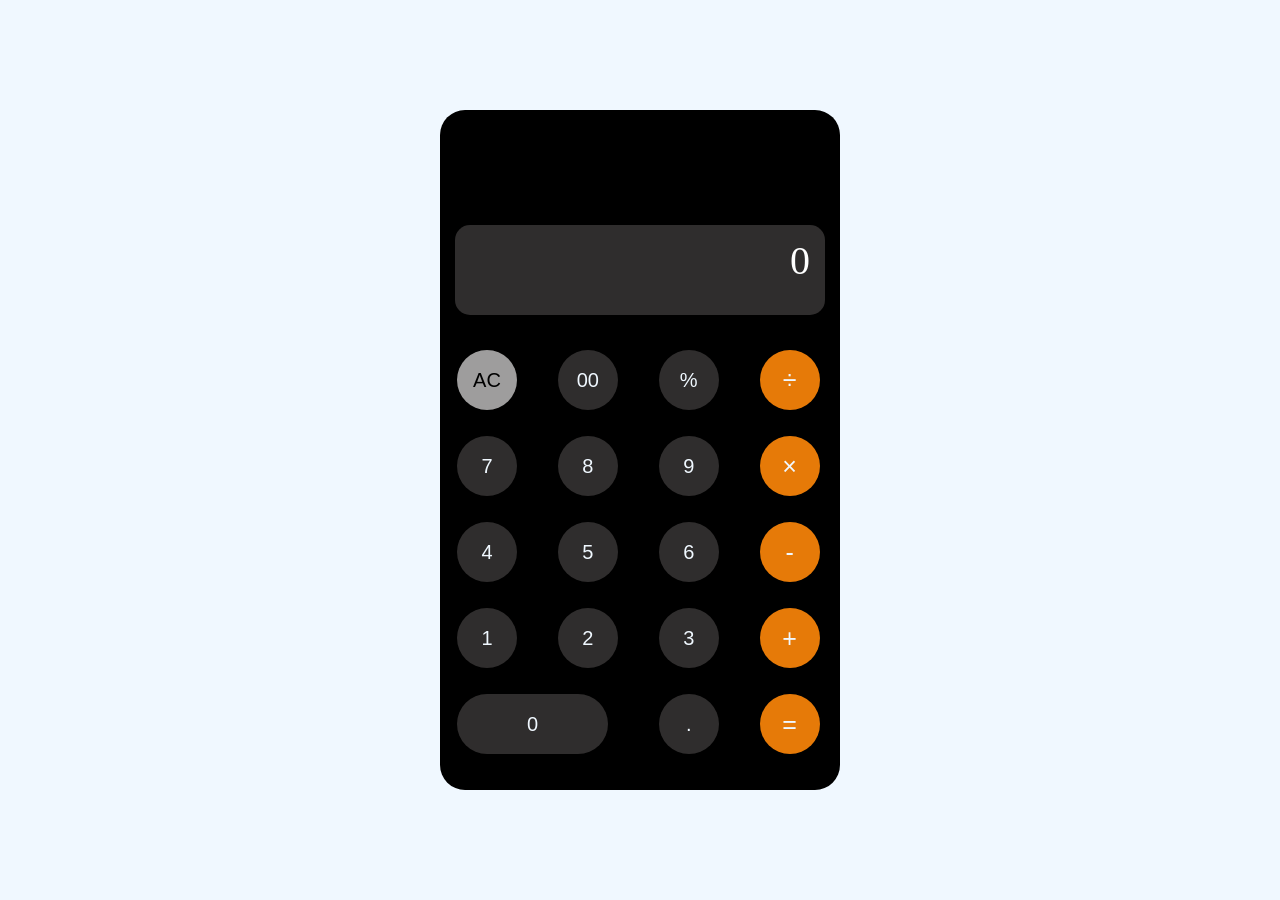
<file: index.html>
<!DOCTYPE html>
<html lang="en">
<head><link rel="stylesheet" href="STYLE.CSS">
    <meta charset="UTF-8">
    <meta name="viewport" content="width=device-width, initial-scale=1.0">
    <title>MODERN WEB CALCULATOR INTERFACE DESIGN</title>
</head>
<body>
    <div id="calculator">
        <input id="display"placeholder= "0" readonly>
        <div id="keys">
            
            <button onclick="appendtodisplay('AC')" class="ac">AC</button>
            <button onclick="appendtodisplay('00')">00</button>
            <button onclick="appendtodisplay('%')">%</button>
            <button class="operator">÷</button>
            <button onclick="appendtodisplay('7')">7</button>
            <button onclick="appendtodisplay('8')" >8</button>
            <button onclick="appendtodisplay('9')">9</button>
            <button class="operator">×</button>
            <button onclick="appendtodisplay('4')">4</button>
            <button onclick="appendtodisplay('5')">5</button>
            <button onclick="appendtodisplay('6')">6</button>
            <button class="operator">-</button>
            <button onclick="appendtodisplay('1')">1</button>
            <button onclick="appendtodisplay('2')">2</button>
            <button onclick="appendtodisplay('3')">3</button>
            <button class="operator">+</button>
            <button onclick="appendtodisplay('0')" class="zero">0</button>
            <button onclick="appendtodisplay('.')">.</button>
            <button class="equals">=</button>
            
</div>
 </div>
    
</body>
</html>
</file>
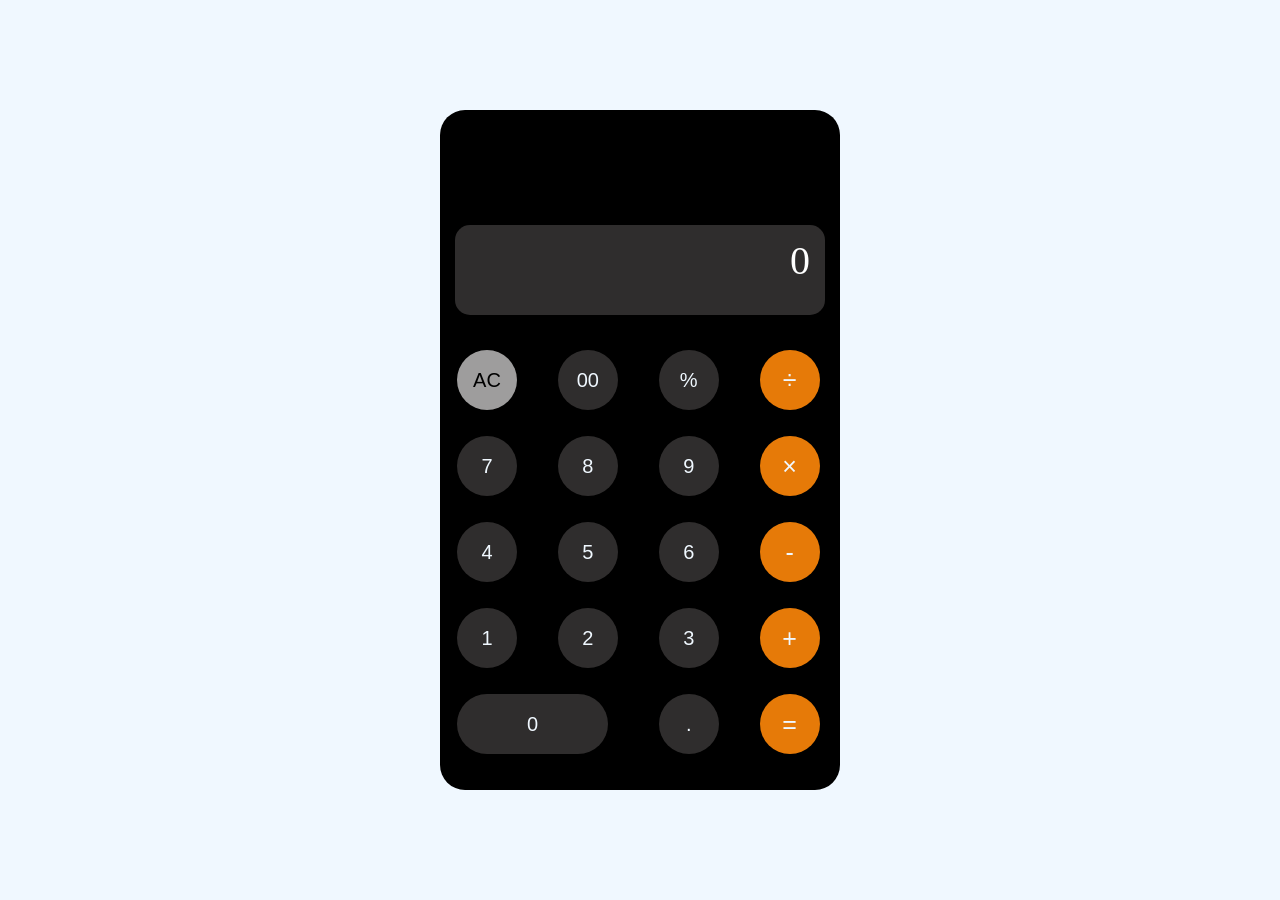
<file: INDEX.HTML>
<!DOCTYPE html>
<html lang="en">
<head><link rel="stylesheet" href="STYLE.CSS">
    <meta charset="UTF-8">
    <meta name="viewport" content="width=device-width, initial-scale=1.0">
    <title>MODERN WEB CALCULATOR INTERFACE DESIGN</title>
</head>
<body>
    <div id="calculator">
        <input id="display" placeholder="0" readonly>
        <div id="keys">
            
            <button onclick="appendtodisplay('AC')" class="ac">AC</button>
            <button onclick="appendtodisplay('00')">00</button>
            <button onclick="appendtodisplay('%')">%</button>
            <button onclick="appendtodisplay('÷')" class="operator">÷</button>
            <button onclick="appendtodisplay('7')">7</button>
            <button onclick="appendtodisplay('8')" >8</button>
            <button onclick="appendtodisplay('9')">9</button>
            <button onclick="appendtodisplay('×')" class="operator">×</button>
            <button onclick="appendtodisplay('4')">4</button>
            <button onclick="appendtodisplay('5')">5</button>
            <button onclick="appendtodisplay('6')">6</button>
            <button onclick="appendtodisplay('-')" class="operator">-</button>
            <button onclick="appendtodisplay('1')">1</button>
            <button onclick="appendtodisplay('2')">2</button>
            <button onclick="appendtodisplay('3')">3</button>
            <button onclick="appendtodisplay('+')" class="operator">+</button>
            <button onclick="appendtodisplay('0')" class="zero">0</button>
            <button onclick="appendtodisplay('.')">.</button>
            <button onclick="appendtodisplay('=')" class="equals">=</button>
            
</div>
 </div>
    
</body>
</html>
</file>
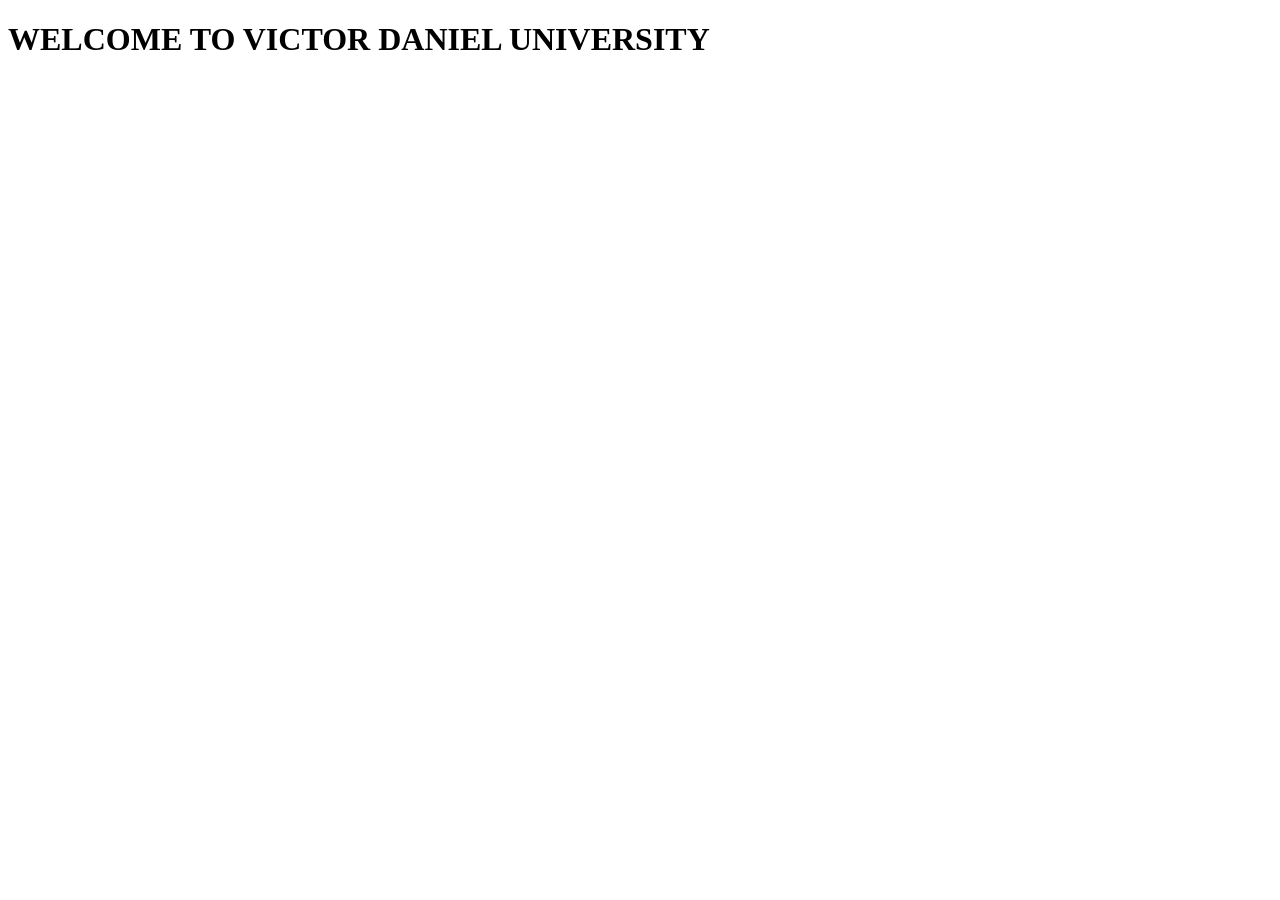
<file: home.html>
<!DOCTYPE html>
<html lang="en">
<head>
    <meta charset="UTF-8">
    <meta name="viewport" content="width=device-width, initial-scale=1.0">
    <title>VICTOR DANIEL UNIVERSITY</title>
</head>
<body>
    <H1>WELCOME TO VICTOR DANIEL UNIVERSITY</H1>
</body>
</html>
</file>
<file: STYLE.CSS>
button{
    width: 60px;
    height: 60px;
    border-radius: 50px;
    border: none;
    background-color: rgb(47, 45, 45);
    color: aliceblue;
    font-size:20px;
    font-weight:100px;
    cursor:pointer;
    column-gap:38px;
    margin-left:-24px;
    margin-top:10px;
    font-family: Arial, sans-serif;
    
    
}
#keys{
    display:grid;
    grid-template-columns:repeat(4,1fr);
    gap: 16px;
    padding:25px;
    column-gap:21%;
    font-family:san sans-serif;
    margin-left:-9px ;
    margin-bottom:21px;

}
#calculator{
    background-color: black;
    border-radius:25px;
    box-sizing: border-box;
    width: 400px;
    padding: 25px;
    height: 680px;
    cursor:pointer;
    
}
#display{
    margin-top:90px;
    padding-right:15px;
    padding-bottom:20px;
    margin-left:-10px;
    width:370px;
    height: 90px;
    font-size:40px;
    text-align: right;
    border: none;
    background-color: rgb(47,45,45);
    border-radius:15px ;
    box-sizing:border-box ;
    color:white;
    font-family: -apple-system, BlinkMacSystemFont, 'Segoe UI', Roboto, Oxygen, Ubuntu, Cantarell, 'Open Sans', 'Helvetica Neue', sans-serif;
    font-size: bold;
}
body{
    margin: 0;
    display: flex;
    justify-content: center;
    align-items: center;
    height: 100vh;
    background-color: aliceblue;
}
button:hover{
    background-color: gray;
}
button:active{
    background-color: lightgrey;
}
.operator{
   background-color: rgb(230, 122, 8);
    font-size:25px;
}
.operator:hover{
    background-color: rgb(184, 156, 103);
}
.operator:active{
        background-color: rgb(239, 201, 130)
}
.ac{
    background-color: rgb(158, 157, 157);
    color: black;
    font-weight:549;
}
.zero{
    grid-column:span 2;
    width: 151px;
}
.equals{
    grid-column: 4;
    background-color: rgb(230, 122, 8);
    font-size:25px;
}
.equals:hover{
    background-color: rgb(184, 156, 103);
}
.equals:active{
    background-color: rgb(239, 201, 130)
}
::placeholder{
    font-family: 'Times New Roman', Times, serif;
    color:white;
}
</file>
